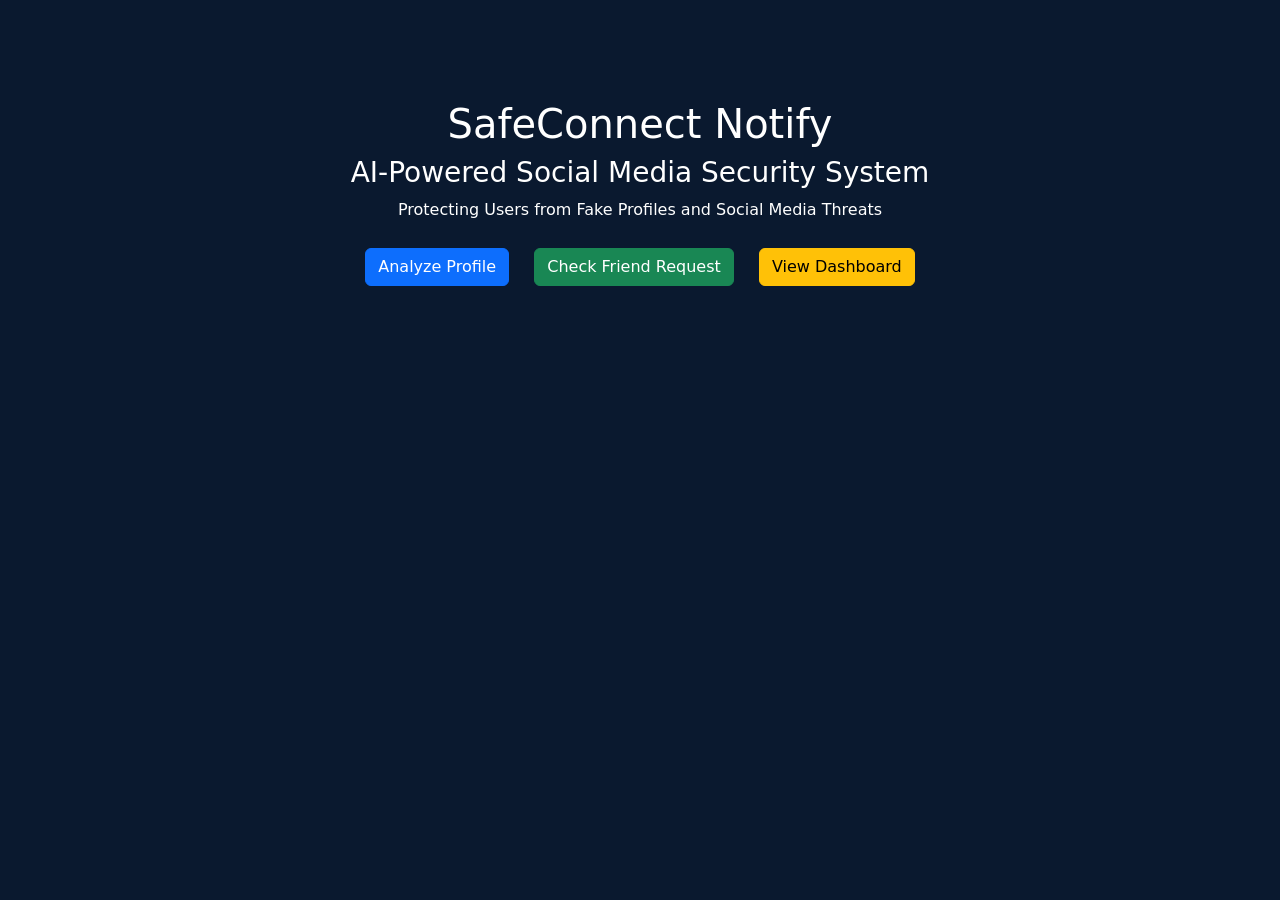
<file: templates/index.html>
<!doctype html>
<html>
  <head>
    <title>SafeConnect Notify</title>

    <link
      href="https://cdn.jsdelivr.net/npm/bootstrap@5.3.2/dist/css/bootstrap.min.css"
      rel="stylesheet"
    />

    <style>
      body {
        background: #0a192f;
        color: white;
      }

      .hero {
        padding: 100px 20px;
        text-align: center;
      }

      .btn-custom {
        margin: 10px;
      }
    </style>
  </head>

  <body>
    <div class="hero">
      <h1>SafeConnect Notify</h1>

      <h3>AI-Powered Social Media Security System</h3>

      <p>Protecting Users from Fake Profiles and Social Media Threats</p>

      <a href="/analysis" class="btn btn-primary btn-custom">
        Analyze Profile
      </a>

      <a href="/friend-checker" class="btn btn-success btn-custom">
        Check Friend Request
      </a>

      <a href="/dashboard" class="btn btn-warning btn-custom">
        View Dashboard
      </a>
    </div>
  </body>
</html>
</file>
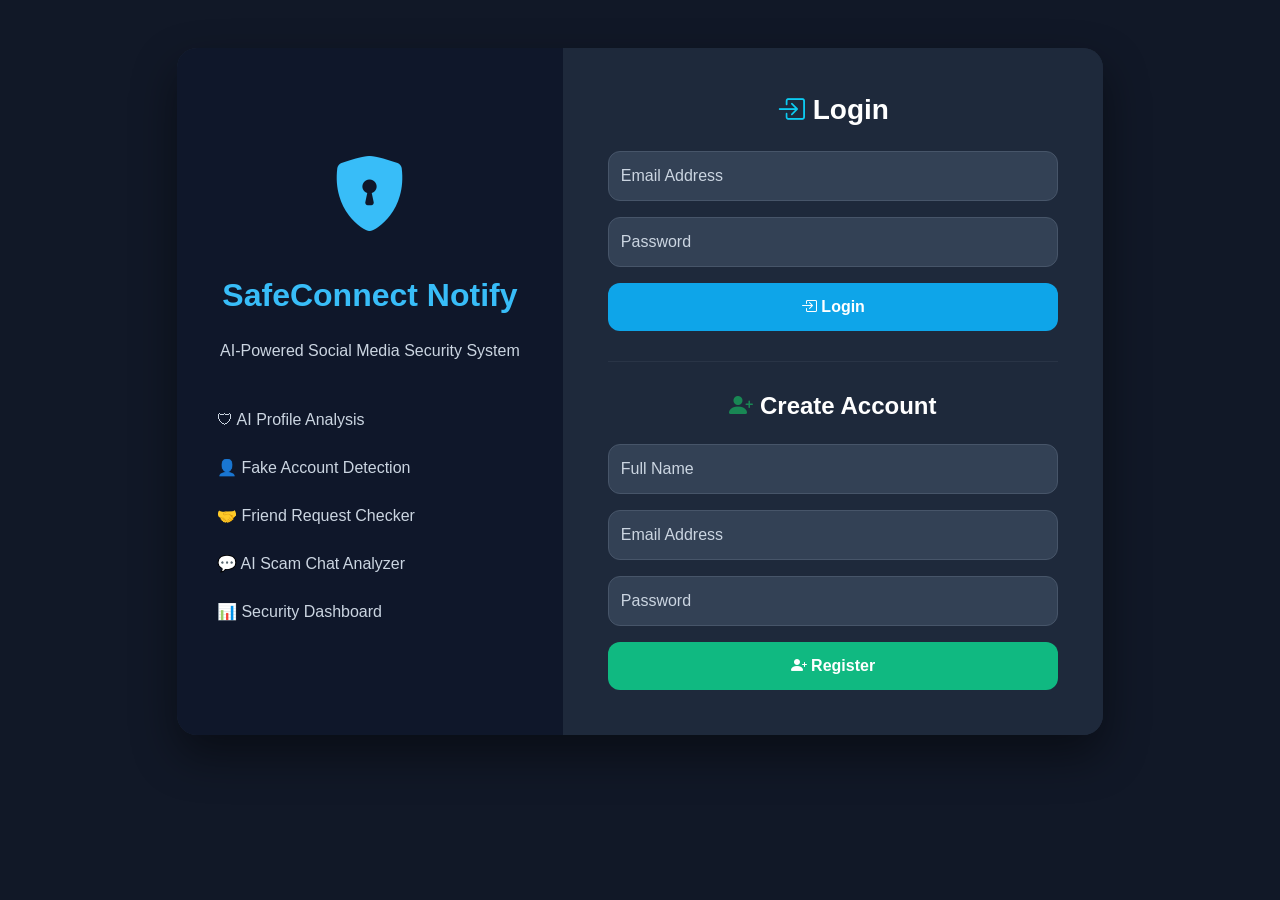
<file: templates/auth.html>
<!DOCTYPE html>
<html lang="en">

<head>

    <meta charset="UTF-8">

    <meta name="viewport" content="width=device-width, initial-scale=1.0">

    <title>SafeConnect Notify</title>

    <link href="https://cdn.jsdelivr.net/npm/bootstrap@5.3.3/dist/css/bootstrap.min.css" rel="stylesheet">

    <link rel="stylesheet"
          href="https://cdn.jsdelivr.net/npm/bootstrap-icons@1.11.3/font/bootstrap-icons.min.css">

    <style>

        body{
            background:#111827;
            font-family:'Poppins',sans-serif;
            min-height:100vh;
        }

        .auth-card{
            border:none;
            border-radius:20px;
            overflow:hidden;
            background:#1E293B;
            box-shadow:0 20px 45px rgba(0,0,0,.45);
        }

        .left-panel{
            background:#0F172A;
            color:white;
            padding:50px 40px;
            text-align:center;
        }

        .left-panel i{
            font-size:75px;
            color:#38BDF8;
        }

        .left-panel h2{
            color:#38BDF8;
            font-weight:700;
        }

        .left-panel p{
            color:#CBD5E1;
            font-size:16px;
        }

        .feature-list{
            text-align:left;
            margin-top:25px;
            line-height:2;
            font-size:16px;
        }

        .right-panel{
            background:#1E293B;
            color:white;
            padding:45px;
        }

        .right-panel h3,
        .right-panel h4{
            color:white;
            font-weight:700;
        }

        .form-control{
            height:50px;
            border-radius:12px;
            background:#334155;
            border:1px solid #475569;
            color:white;
        }

        .form-control::placeholder{
            color:#CBD5E1;
        }

        .form-control:focus{
            background:#334155;
            color:white;
            border-color:#38BDF8;
            box-shadow:0 0 0 .25rem rgba(56,189,248,.25);
        }

        .btn-primary{
            background:#0EA5E9;
            border:none;
            border-radius:12px;
            font-weight:600;
            height:48px;
        }

        .btn-primary:hover{
            background:#0284C7;
        }

        .btn-success{
            background:#10B981;
            border:none;
            border-radius:12px;
            font-weight:600;
            height:48px;
        }

        .btn-success:hover{
            background:#059669;
        }

        hr{
            border-color:#475569;
            margin:30px 0;
        }

    </style>

</head>

<body>

<div class="container py-5">

<div class="row justify-content-center">

<div class="col-lg-10">

<div class="card auth-card">

<div class="row g-0">

<!-- LEFT PANEL -->

<div class="col-md-5 left-panel d-flex flex-column justify-content-center">

<i class="bi bi-shield-lock-fill"></i>

<h2 class="mt-4">

SafeConnect Notify

</h2>

<p class="mt-3">

AI-Powered Social Media Security System

</p>

<div class="feature-list">

<p>🛡 AI Profile Analysis</p>

<p>👤 Fake Account Detection</p>

<p>🤝 Friend Request Checker</p>

<p>💬 AI Scam Chat Analyzer</p>

<p>📊 Security Dashboard</p>

</div>

</div>

<!-- RIGHT PANEL -->

<div class="col-md-7">

<div class="right-panel">

<h3 class="text-center mb-4">

<i class="bi bi-box-arrow-in-right text-info"></i>

Login

</h3>

<form method="POST" action="/login">

<input
type="email"
name="email"
class="form-control mb-3"
placeholder="Email Address"
required>

<input
type="password"
name="password"
class="form-control mb-3"
placeholder="Password"
required>

<button class="btn btn-primary w-100">

<i class="bi bi-box-arrow-in-right"></i>

Login

</button>

</form>

<hr>

<h4 class="text-center mb-4">

<i class="bi bi-person-plus-fill text-success"></i>

Create Account

</h4>

<form method="POST" action="/register">

<input
type="text"
name="name"
class="form-control mb-3"
placeholder="Full Name"
required>

<input
type="email"
name="email"
class="form-control mb-3"
placeholder="Email Address"
required>

<input
type="password"
name="password"
class="form-control mb-3"
placeholder="Password"
required>

<button class="btn btn-success w-100">

<i class="bi bi-person-plus-fill"></i>

Register

</button>

</form>

</div>

</div>

</div>

</div>

</div>

</div>

</div>

</body>

</html>
</file>
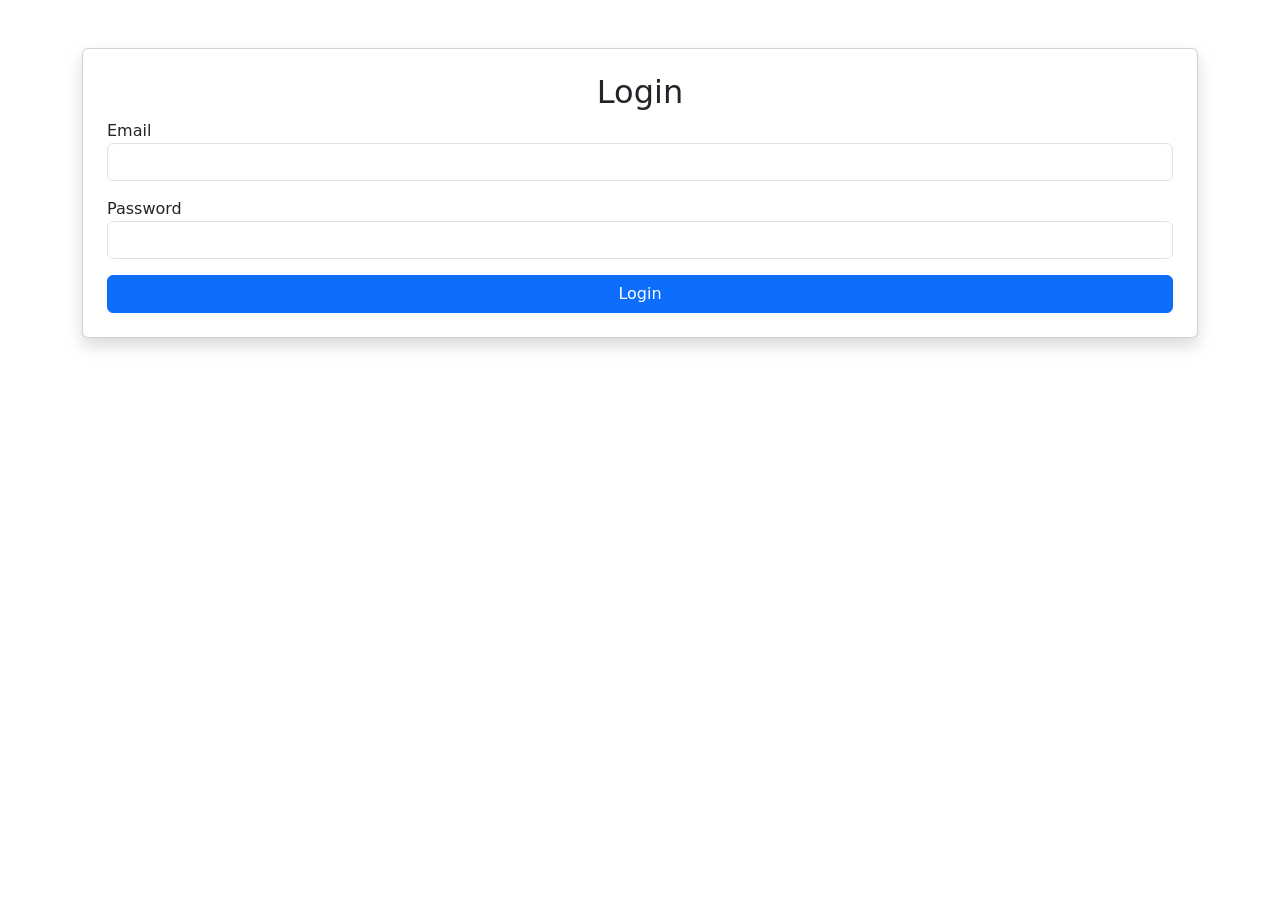
<file: templates/login.html>
<!DOCTYPE html>
<html>
<head>
    <title>Login - SafeConnect Notify</title>
    <link href="https://cdn.jsdelivr.net/npm/bootstrap@5.3.3/dist/css/bootstrap.min.css" rel="stylesheet">
</head>
<body>

<div class="container mt-5">

    <div class="card p-4 shadow">

        <h2 class="text-center">Login</h2>

        <form method="POST" action="/login">

            <div class="mb-3">
                <label>Email</label>
                <input type="email"
                       name="email"
                       class="form-control"
                       required>
            </div>

            <div class="mb-3">
                <label>Password</label>
                <input type="password"
                       name="password"
                       class="form-control"
                       required>
            </div>

            <button type="submit"
                    class="btn btn-primary w-100">
                Login
            </button>

        </form>

    </div>

</div>

</body>
</html>
</file>
